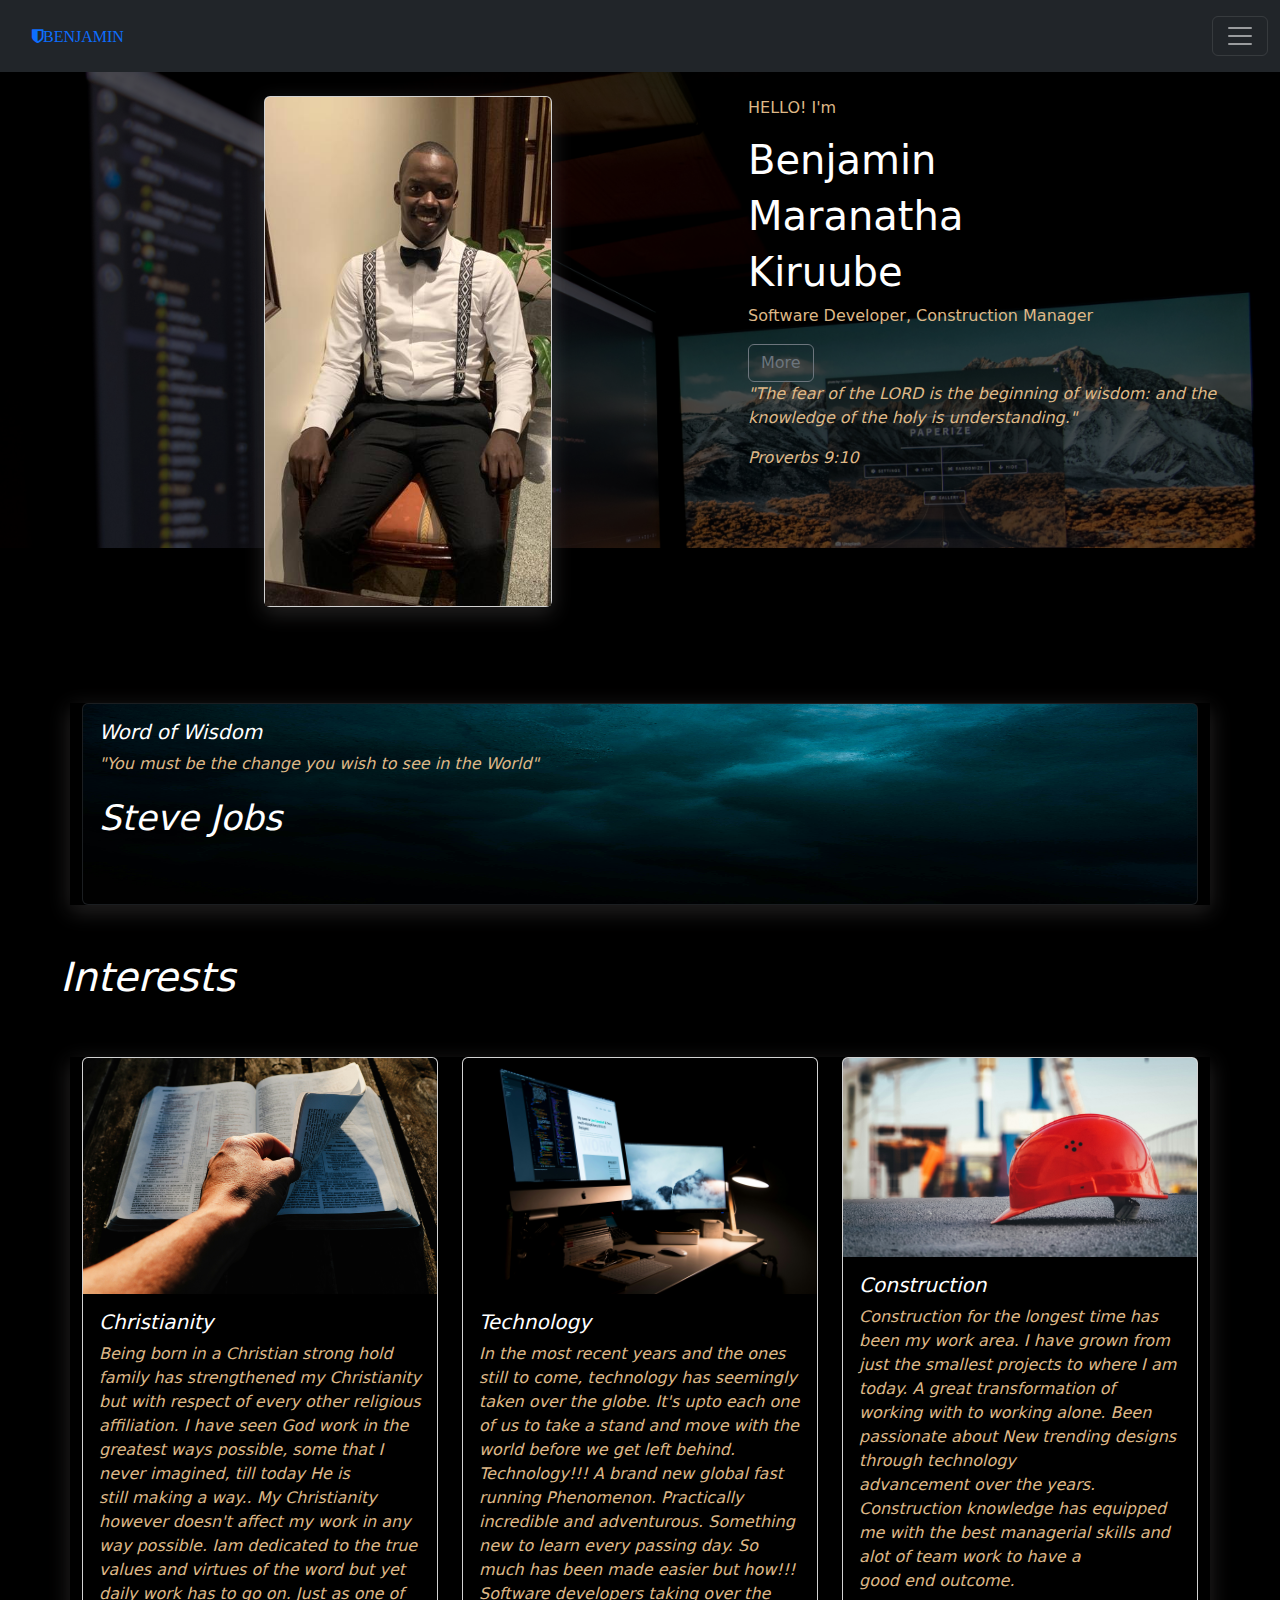
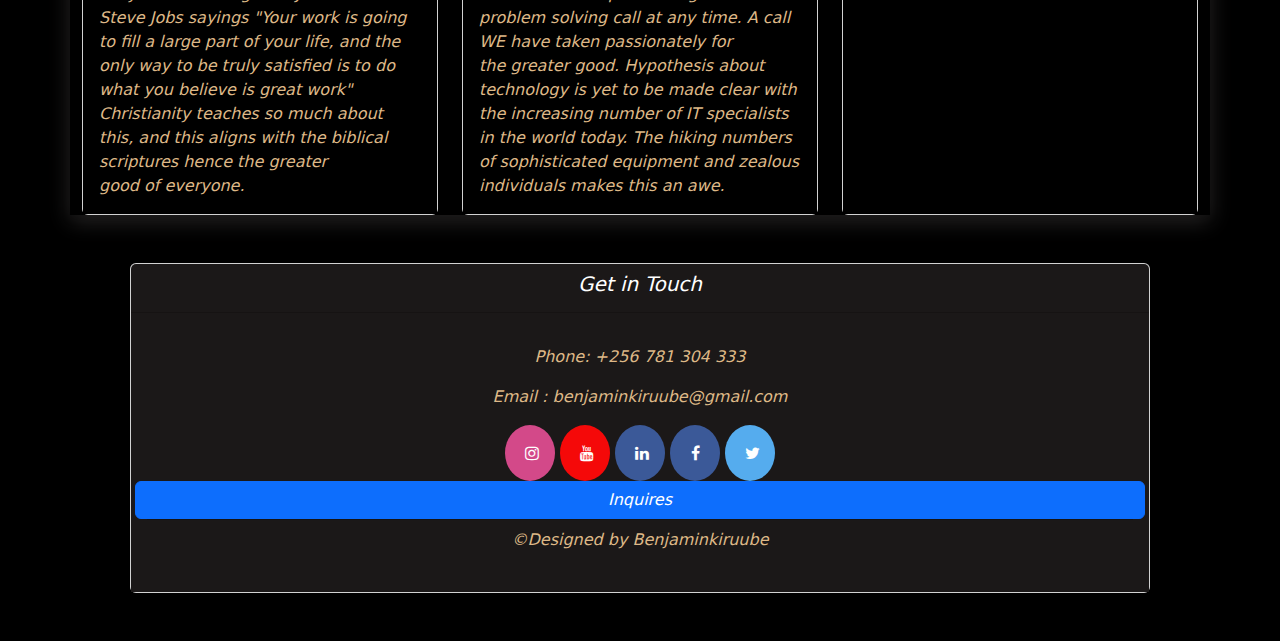
<file: index.html>
<!DOCTYPE html>
<html lang="en">

<head>
  <meta charset="UTF-8">
  <meta name="viewport" content="width=device-width, initial-scale=1.0">
  <title>Benjamin Kiruube Maranatha</title>
  <link rel="stylesheet" href="bootstrap/css/bootstrap.css">
  <link rel="stylesheet" href="style.css">
  <link rel="stylesheet" href="https://cdnjs.cloudflare.com/ajax/libs/font-awesome/4.7.0/css/font-awesome.min.css">

</head>

<body>


  <div class="outter">

    <div class="mine">

      <!-- Navigation bar -->

      <div w3-include-html="add/navigation.html"></div>

      <!-- Main content -->

      <div class="container-fluid m-5">
        <div class="row">
          <div class="col m-5">

            <!-- My image -->

            <div class="card" id="polariod" style="width: 18rem; margin-left: 30%;">
              <img src="images/corme.jpg" class="card-img-top" alt="Benjamin Maranatha Kiruube">

            </div>
          </div>

          <!-- Greeting -->

          <div class="col m-5" style="margin-right: 10%">
            <p>HELLO! I'm</p>
            <h1>Benjamin</h1>
            <h1>Maranatha</h1>
            <h1>Kiruube</h1>
            <p>Software Developer, Construction Manager</p>
            <a class="btn btn-outline-secondary" href="contact-us.html" role="button">More</a>
            <p><i>"The fear of the LORD is the beginning of wisdom: and the knowledge of the holy is understanding."<i>
            </p>
            <p>Proverbs 9:10</p>
          </div>
        </div>
      </div>

      <!-- quote -->
      <div class="container" id="polariod">
        <div class="row">
          <div class="col">
            <div class="card text-bg-dark">
              <img src="images/quote.jpg" class="card-img" alt="sea" style="height:200px;">
              <div class="card-img-overlay">
                <h5 class="card-title">Word of Wisdom</h5>
                <p class="card-text">"You must be the change you wish to see in the World"</p>
                <h1 class="card-text"><small>Steve Jobs</small></h1>
              </div>
            </div>
          </div>
        </div>
      </div>

      <!-- Interests -->

      <div class="container m-5">
        <div class="row">
          <div class="col">
            <h1>Interests</h1>
          </div>
        </div>
      </div>

      <div class="container" id="polariod">
        <div class="row">
          <div class="col">
            <div class="row row-cols-1 row-cols-md-3 g-4">
              <div class="col">
                <div class="card h-100">
                  <img src="images/christian.jpg" class="card-img-top" alt="...">
                  <div class="card-body" style="background-color: #000;">
                    <h5 class="card-title" style="color: white;">Christianity</h5>
                    <p class="card-text">Being born in a Christian strong hold family has strengthened my Christianity
                      but with respect of every other religious affiliation. I have seen God work in the greatest ways
                      possible, some that I never imagined, till today He is still making a way..
                      My Christianity however doesn't affect my work in any way possible. Iam dedicated to the true
                      values and virtues of the word but yet daily work has to go on.
                      Just as one of Steve Jobs sayings "Your work is going to fill a large part of your life, and the
                      only way to be truly satisfied is to do what you believe is great work"
                      Christianity teaches so much about this, and this aligns with the biblical scriptures hence the
                      greater good of everyone.</p>
                  </div>
                </div>
              </div>
              <div class="col">
                <div class="card h-100">
                  <img src="images/cool-set.jpg" class="card-img-top" alt="...">
                  <div class="card-body" style="background-color: #000;">
                    <h5 class="card-title" style="color: white;">Technology</h5>
                    <p class="card-text">In the most recent years and the ones still to come, technology has seemingly
                      taken over the globe.
                      It's upto each one of us to take a stand and move with the world before we get left behind.
                      Technology!!! A brand new global fast running Phenomenon. Practically incredible and adventurous.
                      Something new to learn every passing day. So much has been made easier but how!!! Software
                      developers taking over the problem solving call at any time. A call WE have taken passionately for
                      the greater good.
                      Hypothesis about technology is yet to be made clear with the increasing number of IT specialists
                      in the world today. The hiking numbers of sophisticated equipment and zealous individuals
                      makes this an awe.
                    </p>
                  </div>
                </div>
              </div>
              <div class="col">
                <div class="card h-100">
                  <img src="images/contsruction.jpg" class="card-img-top" alt="construction hut">
                  <div class="card-body" style="background-color: #000;">
                    <h5 class="card-title" style="color: white;">Construction</h5>
                    <p class="card-text">Construction for the longest time has been my work area. I have grown from
                      just the smallest projects to where I am today. A great transformation of working with to working
                      alone.
                      Been passionate about New trending designs through technology advancement over the years.
                      Construction knowledge has equipped me with the best managerial skills and alot of team work to
                      have a good end outcome.
                    </p>
                  </div>
                </div>
              </div>
            </div>
          </div>
        </div>
      </div>

      <!-- Footer -->


      <div class="container">
        <div class="row">
          <div class="col">
            <div class="card text-center m-5">
              <div class="card-header" id="footer">
                <h5 class="card-title" style="color: white;">Get in Touch</h5>
              </div>
              <div class="card-body" id="footer">
                <p class="card-text">
                <div class="footer-info__right">
                  <p class="footer-phone">Phone: +256 781 304 333</p>
                  <p>Email : benjaminkiruube@gmail.com</p>
                  <div class="social-icons"><a href="style.css">
                      <a href="https://www.instagram.com/benjamin_maranatha?igsh=dGVmcDc1dXc0aW9s&utm_source=qr"
                        class="fa fa-instagram" target="_blank"></a>
                      <a href="https://www.youtube.com/channel/UCAq_d-kEfzw9a3V8kuFdczA" class="fa fa-youtube"
                        target="_blank"></a>
                      <a href="https://www.linkedin.com/feed/" class="fa fa-linkedin" target="_blank"></a>
                      <a href="https://m.facebook.com/benjamin.kiruube/" class="fa fa-facebook" target="_blank"></a>
                      <a href="https://mobile.twitter.com/BenjaminKiruube/" class="fa fa-twitter" target="_blank"></a>
                  </div>
                  <div class="row">
                    <a href="feedback.html" class="btn btn-primary">Inquires</a>
                  </div>
                  <div class="card-footer text-body-dark">
                    <p>&copy;Designed by Benjaminkiruube</p>
                  </div>
                </div>
              </div>
            </div>
          </div>
        </div>
      </div>

    </div>
  </div>

  <script src="bootstrap/js/bootstrap.bundle.js"></script>
  <script src="add/js/add.js"></script>

</body>

</html>
</file>
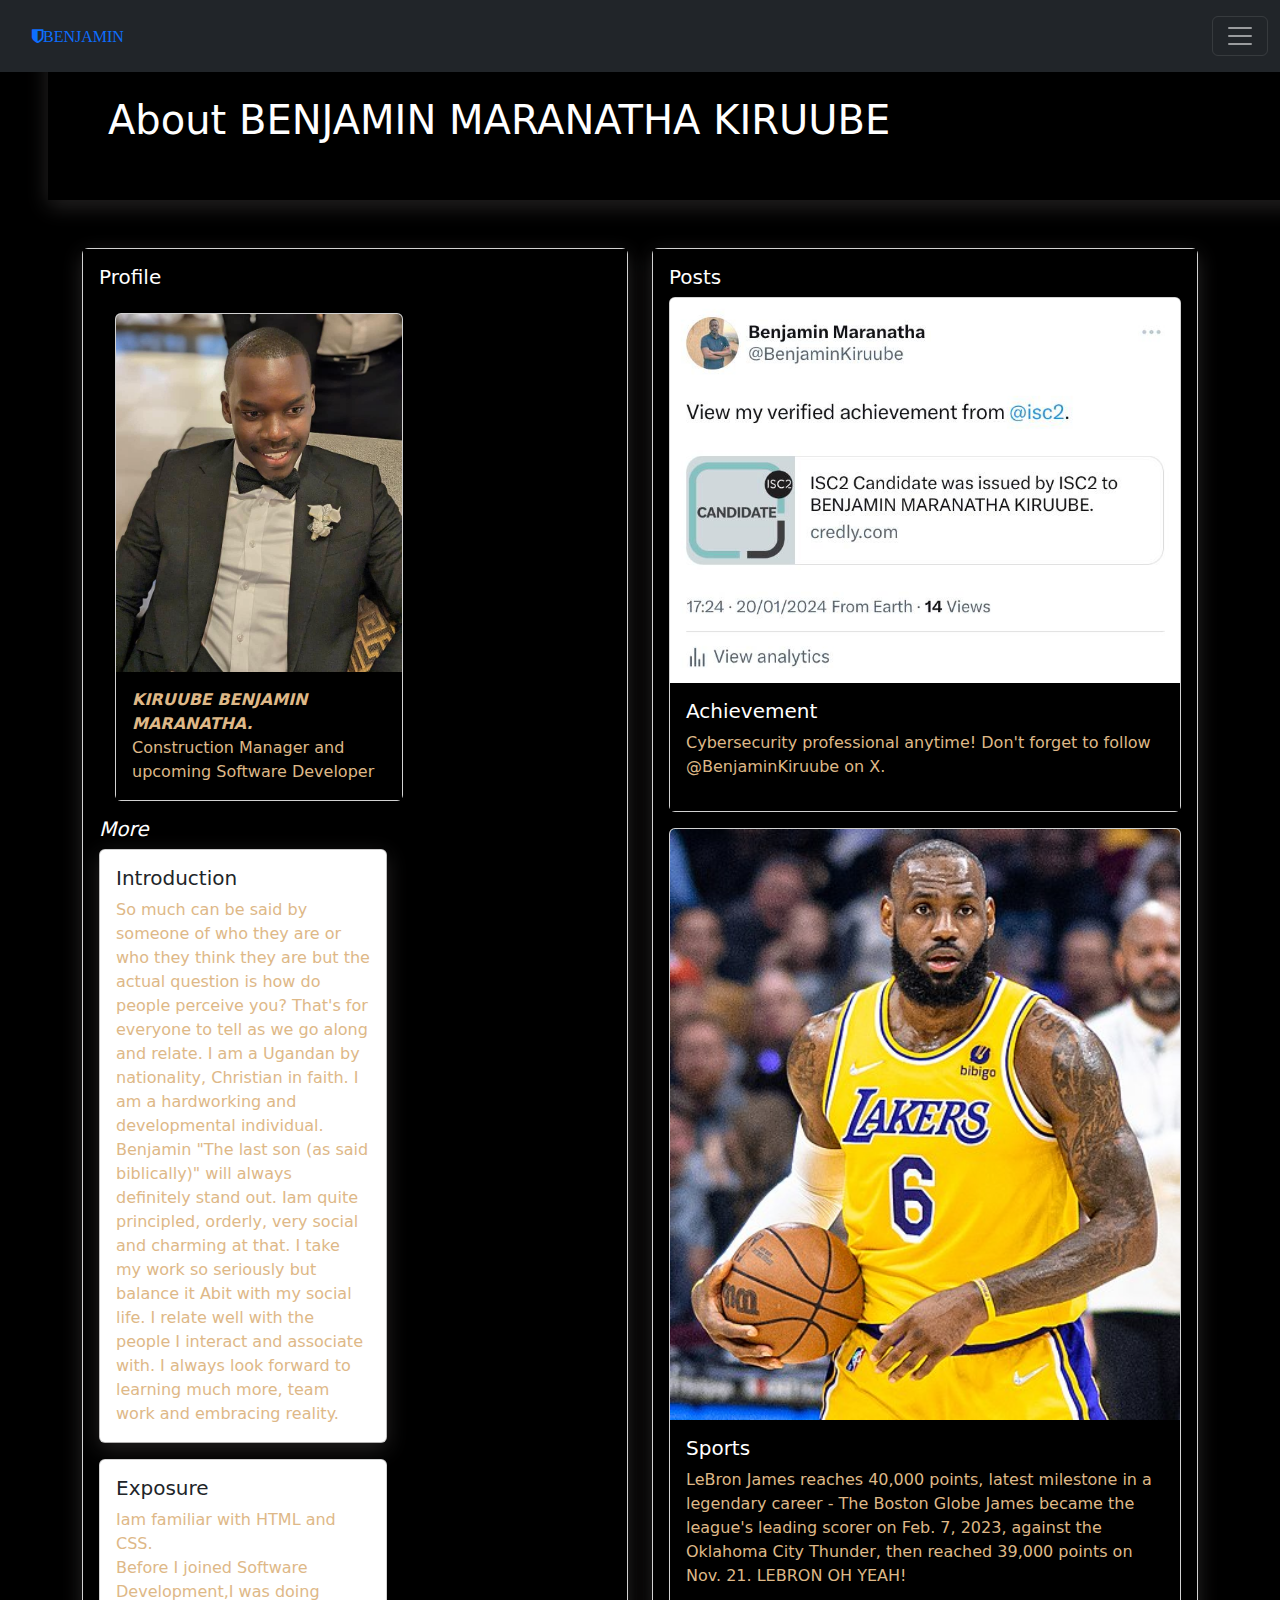
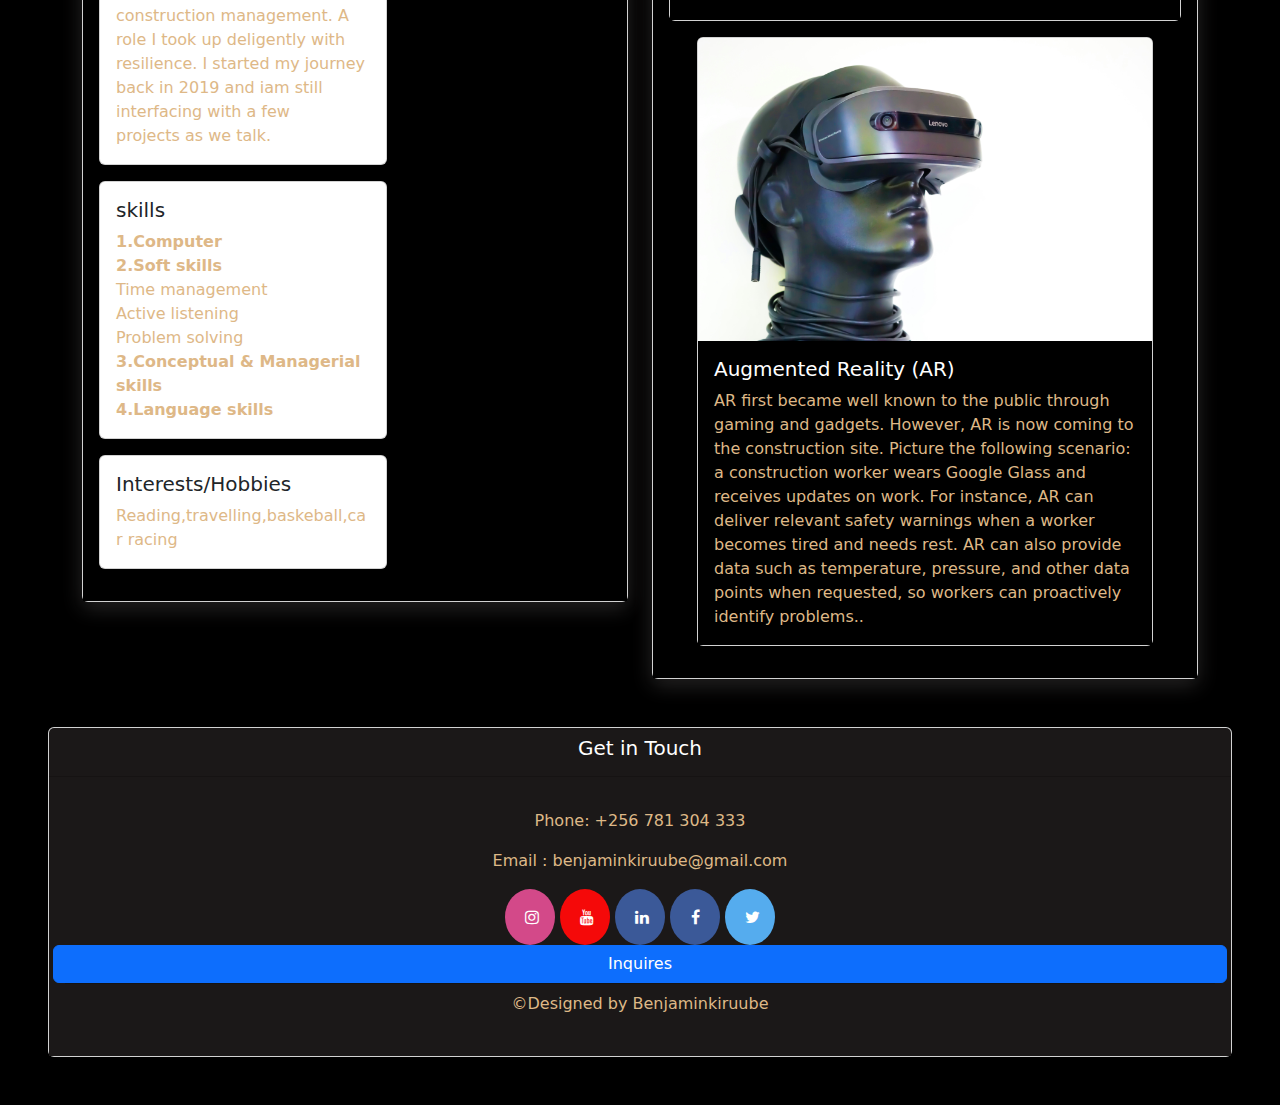
<file: about-me.html>
<!DOCTYPE html>
<html lang="en">

<head>
    <meta charset="UTF-8">
    <meta name="viewport" content="width=device-width, initial-scale=1.0">
    <title>About Benjamin</title>
    <link rel="stylesheet" href="bootstrap/css/bootstrap.css">
    <link rel="stylesheet" href="style.css">
    <link rel="stylesheet" href="https://cdnjs.cloudflare.com/ajax/libs/font-awesome/4.7.0/css/font-awesome.min.css">

</head>

<body>

    <!-- nav bar -->

    <div w3-include-html="add/navigation.html"></div>

    <!-- Header -->

    <div class="container-fluid m-5" id="polariod">
        <div class="row">
            <div class="col m-5">
                <h1>About BENJAMIN MARANATHA KIRUUBE</h1>
            </div>
        </div>
    </div>

    <!-- card-->

    <div class="container">
        <div class="row">
            <div class="col" id="">

                <!-- left side -->

                <div class="row">
                    <div class="col-sm-6">
                        <div class="card" id="polariod">
                            <div class="card-body" id="cap">

                                <!-- Intro card -->

                                <h5 class="card-title" id="word">Profile</h5>
                                <div class="card-body">
                                    <div class="card mb3" style="width: 18rem;">
                                        <img src="images/chairme.jpg" class="card-img-top" alt="Benjamin">
                                        <div class="card-body" id="cap">
                                            <p class="card-text"><strong><i>KIRUUBE BENJAMIN MARANATHA.</i></strong><br>
                                                Construction
                                                Manager and upcoming Software Developer</p>
                                        </div>
                                    </div>
                                </div>

                                <!-- more slides -->

                                <h5 id="cap"><i>More</i></h5>

                                <div class="col">
                                    <div class="card mb-3" style="width: 18rem;">
                                        <div class="card-body" id="polariod">
                                            <h5 class="card-title">Introduction</h5>
                                            <p class="card-text">So much can be said by someone of who they are or who
                                                they think they are
                                                but the actual question is how do people perceive you?
                                                That's for everyone to tell as we go along and relate.
                                                I am a Ugandan by nationality, Christian in faith. I am a hardworking
                                                and developmental
                                                individual. Benjamin "The last son (as said biblically)" will always
                                                definitely stand out.
                                                Iam quite principled, orderly, very social and charming at that. I take
                                                my work so seriously
                                                but balance it Abit with my social life. I relate well with the people I
                                                interact and
                                                associate with.
                                                I always look forward to learning much more, team work and
                                                embracing reality.</p>
                                        </div>
                                    </div>
                                    <div class="card mb-3" style="width: 18rem;">
                                        <div class="card-body">
                                            <h5 class="card-title">Exposure</h5>
                                            <p class="card-text"> Iam familiar with HTML and CSS.
                                                <br>
                                                Before I joined Software Development,I was doing construction
                                                management. A
                                                role I took up deligently with resilience. I started my journey back in
                                                2019 and iam still
                                                interfacing with a few projects as we talk.
                                            </p>
                                        </div>
                                    </div>

                                    <div class="card mb-3" style="width: 18rem;">
                                        <div class="card-body">
                                            <h5 class="card-title">skills</h5>
                                            <p class="card-text"><b>1.Computer</b><br>
                                                <b>2.Soft skills</b>
                                                <br>
                                                Time management
                                                <br>
                                                Active listening
                                                <br>
                                                Problem solving
                                                <br>
                                                <b>3.Conceptual & Managerial skills</b>
                                                <br>
                                                <b>4.Language skills</b>
                                            </p>
                                        </div>
                                    </div>

                                    <div class="card mb-3" style="width: 18rem;">
                                        <div class="card-body">
                                            <h5 class="card-title">Interests/Hobbies</h5>
                                            <p class="card-text">Reading,travelling,baskeball,car racing</p>

                                        </div>
                                    </div>
                                </div>

                            </div>
                        </div>
                    </div>


                    <!-- Right slides -->


                    <div class="col-sm-6">
                        <div class="card" id="polariod">
                            <div class="card-body" id="cap">
                                <h5 class="card-title" id="word">Posts</h5>


                                <div class="card mb-3">
                                    <img class="card-img-top" src="images/twitter.jpg" alt="twitter post">
                                    <div class="card-body" id="cap">
                                        <h5 class="card-title" id="word">Achievement</h5>
                                        <p class="card-text">Cybersecurity professional anytime! Don't forget to follow
                                            @BenjaminKiruube on X.
                                        </p>
                                        <p class="card-text"><small class="text-muted"></small>
                                        </p>
                                    </div>
                                </div>
                                <div class="card">
                                    <img class="card-img-top" src="images/lebron.jpg" alt="Lebron James">
                                    <div class="card-body" id="cap">
                                        <h5 class="card-title" id="word">Sports</h5>
                                        <p class="card-text">LeBron James reaches 40,000 points, latest milestone in a
                                            legendary career - The Boston Globe James became the league's leading scorer
                                            on Feb. 7, 2023, against the Oklahoma City Thunder, then reached 39,000
                                            points on Nov. 21.
                                            LEBRON OH YEAH!
                                        </p>
                                        <p class="card-text"><small class="text-muted"></small>
                                        </p>
                                    </div>
                                </div>


                                <div class="container">
                                    <div class="row">
                                        <div class="col m-3">

                                            <div class="card">
                                                <img class="card-img-top" src="images/googleglasses.jpg" alt="google glasses">
                                                <div class="card-body" id="cap">
                                                    <h5 class="card-title" id="word">Augmented Reality (AR)</h5>
                                                  <p class="card-text"> 
                                                    AR first became well known to the public through gaming and gadgets. However, AR is now coming to the construction site. Picture the following scenario: a construction worker wears Google Glass and receives updates on work.
                                                    
                                                    For instance, AR can deliver relevant safety warnings when a worker becomes tired and needs rest. AR can also provide data such as temperature, pressure, and other data points when requested, so workers can proactively identify problems..</p>
                                                </div>
                                              </div>
                                            
                                        </div>
                                    </div>
                                </div>
                            </div>
                        </div>
                    </div>
                </div>



            </div>
        </div>
    </div>
    <!-- Footer -->

    <div class="card text-center m-5">
        <div class="card-header" id="footer">
            <h5 class="card-title" style="color: white;">Get in Touch</h5>
        </div>
        <div class="card-body" id="footer">
            <p class="card-text">
            <div class="footer-info__right">
                <p class="footer-phone">Phone: +256 781 304 333</p>
                <p>Email : benjaminkiruube@gmail.com</p>
                <div class="social-icons"><a href="style.css">
                        <a href="https://www.instagram.com/benjamin_maranatha?igsh=dGVmcDc1dXc0aW9s&utm_source=qr"
                            class="fa fa-instagram" target="_blank"></a>
                        <a href="https://www.youtube.com/channel/UCAq_d-kEfzw9a3V8kuFdczA" class="fa fa-youtube" target="_blank"></a>
                        <a href="https://www.linkedin.com/feed/" class="fa fa-linkedin" target="_blank"></a>
                        <a href="https://m.facebook.com/benjamin.kiruube/" class="fa fa-facebook" target="_blank"></a>
                        <a href="https://mobile.twitter.com/BenjaminKiruube/" class="fa fa-twitter" target="_blank"></a>
                </div>
                <div class="row">
                    <a href="feedback.html" class="btn btn-primary">Inquires</a>
                </div>
                <div class="card-footer text-body-dark">
                    <p>&copy;Designed by Benjaminkiruube</p>
                </div>
            </div>
        </div>
    </div>


    <script src="bootstrap/js/bootstrap.bundle.js"></script>
    <script src="add/js/add.js"></script>

</body>

</html>
</file>
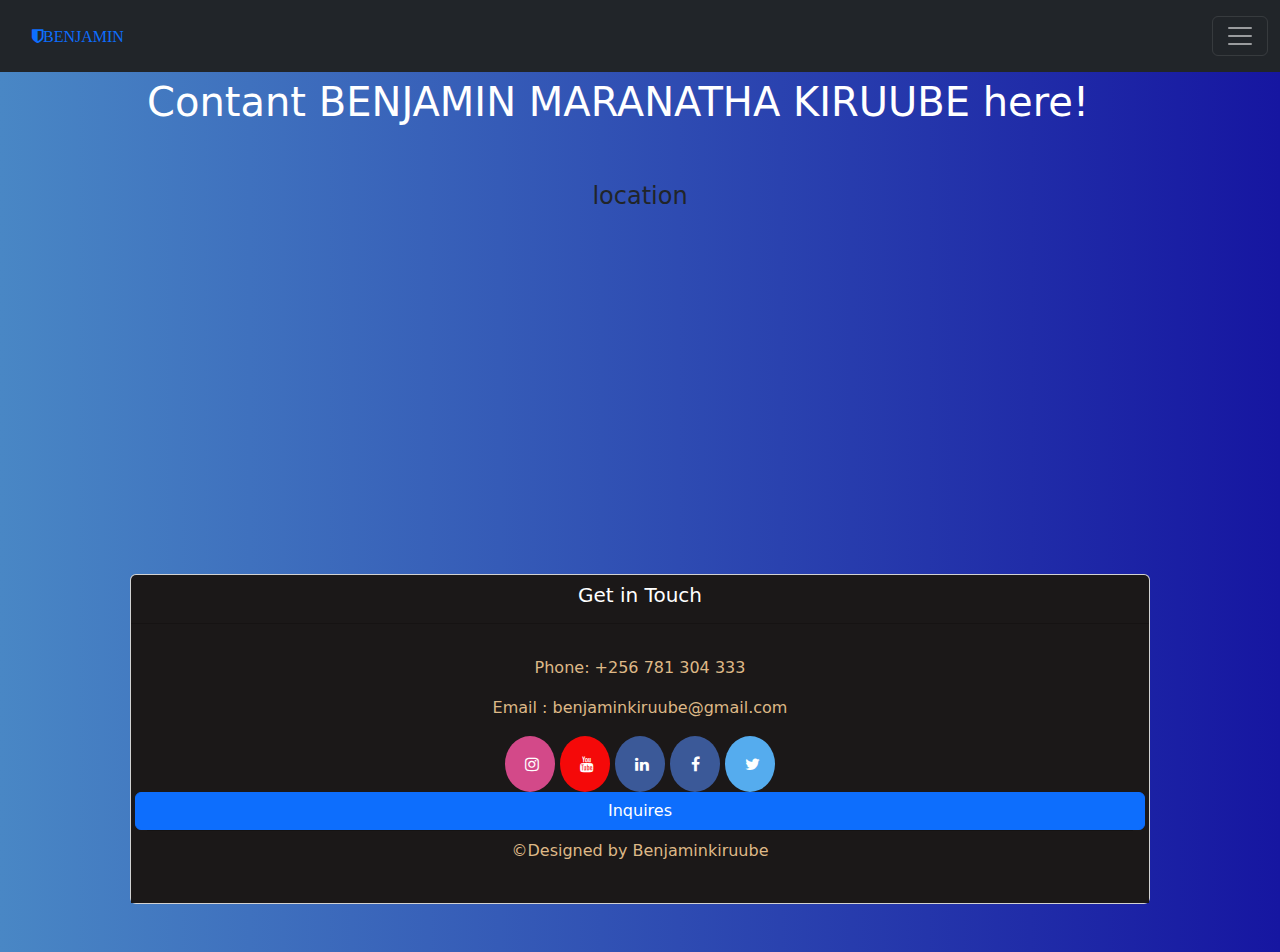
<file: contact-us.html>
<!DOCTYPE html>
<html lang="en">

<head>
    <meta charset="UTF-8">
    <meta name="viewport" content="width=device-width, initial-scale=1.0">
    <title>Contact me</title>
    <link rel="stylesheet" href="bootstrap/css/bootstrap.css">
    <link rel="stylesheet" href="style.css">
    <link rel="stylesheet" href="https://cdnjs.cloudflare.com/ajax/libs/font-awesome/4.7.0/css/font-awesome.min.css">

    <style media="screen">
        body {
            background-image: linear-gradient(to right, rgb(73, 135, 197), rgb(22, 22, 161));
            text-align: center;
        }
    </style>

</head>

<body>

    <!-- nav bar -->

    <div w3-include-html="add/navigation.html"></div>

    <!-- Header -->

    <div class="container m-5">
        <div class="row">
            <div class="col">
                <h1 id="top">Contant BENJAMIN MARANATHA KIRUUBE here!</h1>
            </div>
        </div>
    </div>

    <!-- location map -->

    <div class="container">
        <div class="row">
            <h4>location</h4>
            <div class="col">
                <iframe
                    src="https://www.google.com/maps/embed?pb=!1m18!1m12!1m3!1d127672.27871738892!2d32.516722525415375!3d0.3132006964029561!2m3!1f0!2f0!3f0!3m2!1i1024!2i768!4f13.1!3m3!1m2!1s0x177dbc0f9d74b39b%3A0x4538903dd96b6fec!2sKampala!5e0!3m2!1sen!2sug!4v1709420640246!5m2!1sen!2sug"
                    width="400" height="300" style="border:0;" allowfullscreen="" loading="lazy"
                    referrerpolicy="no-referrer-when-downgrade"></iframe>

            </div>
        </div>
    </div>

    <!-- contact box -->

    <div class="container">
        <div class="row">
            <div class="col">
                <div class="card text-center m-5">
                    <div class="card-header" id="footer">
                        <h5 class="card-title" style="color: white;">Get in Touch</h5>
                    </div>
                    <div class="card-body" id="footer">
                        <p class="card-text">
                        <div class="footer-info__right">
                            <p class="footer-phone">Phone: +256 781 304 333</p>
                            <p>Email : benjaminkiruube@gmail.com</p>
                            <div class="social-icons"><a href="style.css">
                                    <a href="https://www.instagram.com/benjamin_maranatha?igsh=dGVmcDc1dXc0aW9s&utm_source=qr"
                                        class="fa fa-instagram" target="_blank"></a>
                                    <a href="https://www.youtube.com/channel/UCAq_d-kEfzw9a3V8kuFdczA"
                                        class="fa fa-youtube" target="_blank"></a>
                                    <a href="https://www.linkedin.com/feed/" class="fa fa-linkedin" target="_blank"></a>
                                    <a href="https://m.facebook.com/benjamin.kiruube/" class="fa fa-facebook"
                                        target="_blank"></a>
                                    <a href="https://mobile.twitter.com/BenjaminKiruube/" class="fa fa-twitter"
                                        target="_blank"></a>
                            </div>
                            <div class="row">
                                <a href="feedback.html" class="btn btn-primary">Inquires</a>
                            </div>
                            <div class="card-footer text-body-dark">
                                <p>&copy;Designed by Benjaminkiruube</p>
                            </div>
                        </div>
                    </div>
                </div>
            </div>
        </div>


        <script src="bootstrap/js/bootstrap.bundle.js"></script>
        <script src="add/js/add.js"></script>


</body>

</html>
</file>
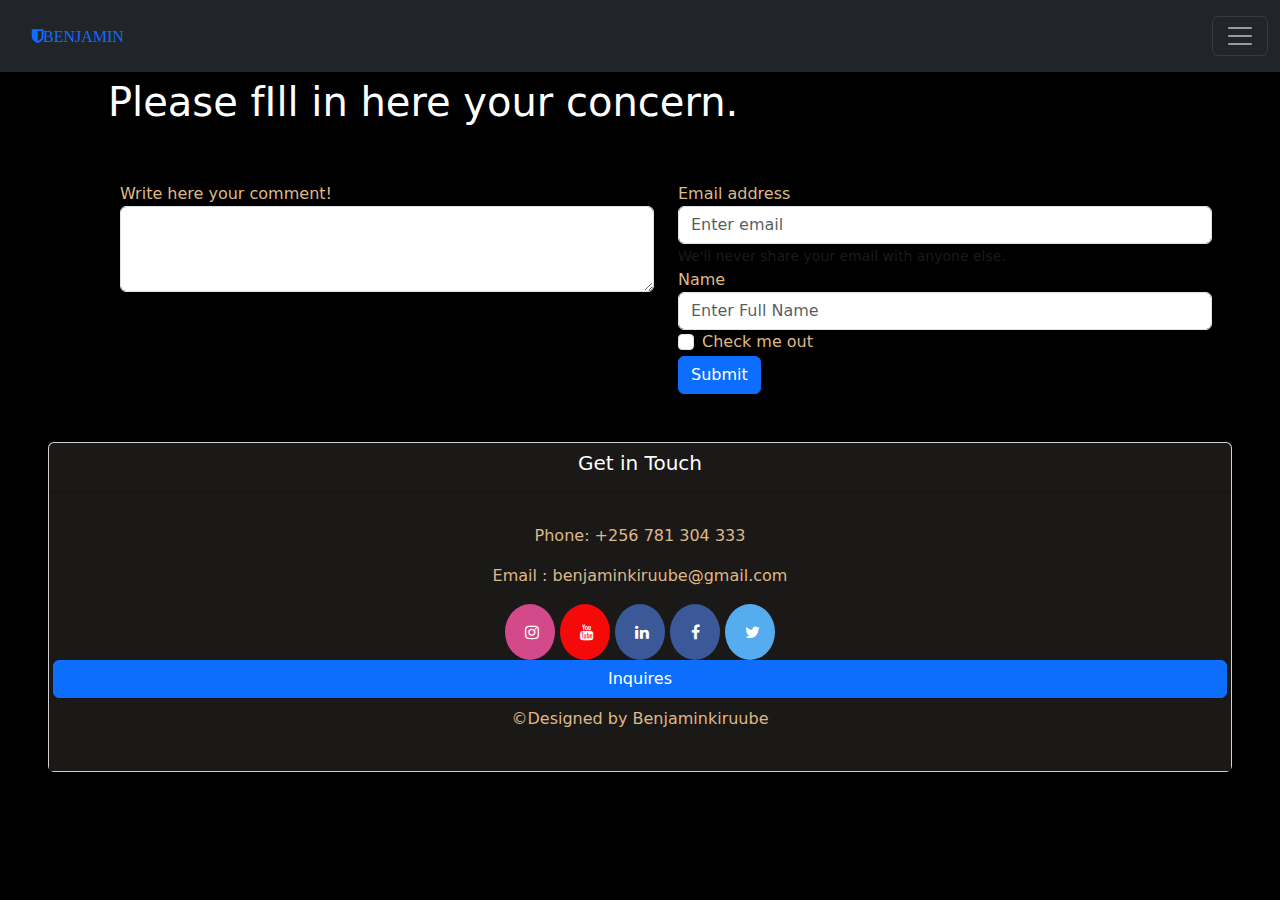
<file: feedback.html>
<!DOCTYPE html>
<html lang="en">

<head>
    <meta charset="UTF-8">
    <meta name="viewport" content="width=device-width, initial-scale=1.0">
    <title>Feedback</title>
    <link rel="stylesheet" href="bootstrap/css/bootstrap.css">
    <link rel="stylesheet" href="style.css">
    <link rel="stylesheet" href="https://cdnjs.cloudflare.com/ajax/libs/font-awesome/4.7.0/css/font-awesome.min.css">
</head>

<body>

    <div w3-include-html="add/navigation.html"></div>

    <!-- feedback form -->

    <div class="container m-5">
        <div class="cointainer m-5">
            <div class="row">
                <div class="col">
                    <h1 id="top">Please fIll in here your concern.</h1>
                </div>
            </div>
        </div>
        <div class="container m-5">
            <div class="row">
                <div class="col-md-6">
                    <form>
                        <div class="form-group">
                            <label for="exampleFormControlTextarea1" id="small">Write here your comment!</label>
                            <textarea class="form-control" id="exampleFormControlTextarea1" rows="3"></textarea>
                        </div>
                    </form>
                </div>


                <div class="col-md-6 ">
                    <form>
                        <div class="form-group">
                            <label for="exampleInputEmail1" id="small">Email address</label>
                            <input type="email" class="form-control" id="exampleInputEmail1"
                                aria-describedby="emailHelp" placeholder="Enter email">
                            <small id="emailHelp" class="form-text text-muted">We'll never share your email with anyone
                                else.</small>
                        </div>
                        <div class="form-group">
                            <label for="exampleInputName1" id="small">Name</label>
                            <input type="name" class="form-control" id="exampleInputName1"
                                placeholder="Enter Full Name">
                        </div>
                        <div class="form-check">
                            <input type="checkbox" class="form-check-input" id="exampleCheck1">
                            <label class="form-check-label" for="exampleCheck1" id="small">Check me out</label>
                        </div>
                        <button type="submit" class="btn btn-primary">Submit</button>
                    </form>

                </div>

            </div>
        </div>
    </div>

    <!-- Footer -->

    <div class="card text-center m-5">
        <div class="card-header" id="footer">
            <h5 class="card-title" style="color: white;">Get in Touch</h5>
        </div>
        <div class="card-body" id="footer">
            <p class="card-text">
            <div class="footer-info__right">
                <p class="footer-phone">Phone: +256 781 304 333</p>
                <p>Email : benjaminkiruube@gmail.com</p>
                <div class="social-icons"><a href="style.css">
                        <a href="https://www.instagram.com/benjamin_maranatha?igsh=dGVmcDc1dXc0aW9s&utm_source=qr"
                            class="fa fa-instagram" target="_blank"></a>
                        <a href="https://www.youtube.com/channel/UCAq_d-kEfzw9a3V8kuFdczA" class="fa fa-youtube" target="_blank"></a>
                        <a href="https://www.linkedin.com/feed/" class="fa fa-linkedin" target="_blank"></a>
                        <a href="https://m.facebook.com/benjamin.kiruube/" class="fa fa-facebook" target="_blank"></a>
                        <a href="https://mobile.twitter.com/BenjaminKiruube/" class="fa fa-twitter"target="_blank"></a>
                </div>
                <div class="row">
                    <a href="feedback.html" class="btn btn-primary">Inquires</a>
                </div>
                <div class="card-footer text-body-dark">
                    <p>&copy;Designed by Benjaminkiruube</p>
                </div>
            </div>
        </div>

        <script src="bootstrap/js/bootstrap.bundle.js"></script>
        <script src="add/js/add.js"></script>
</body>

</html>
</file>
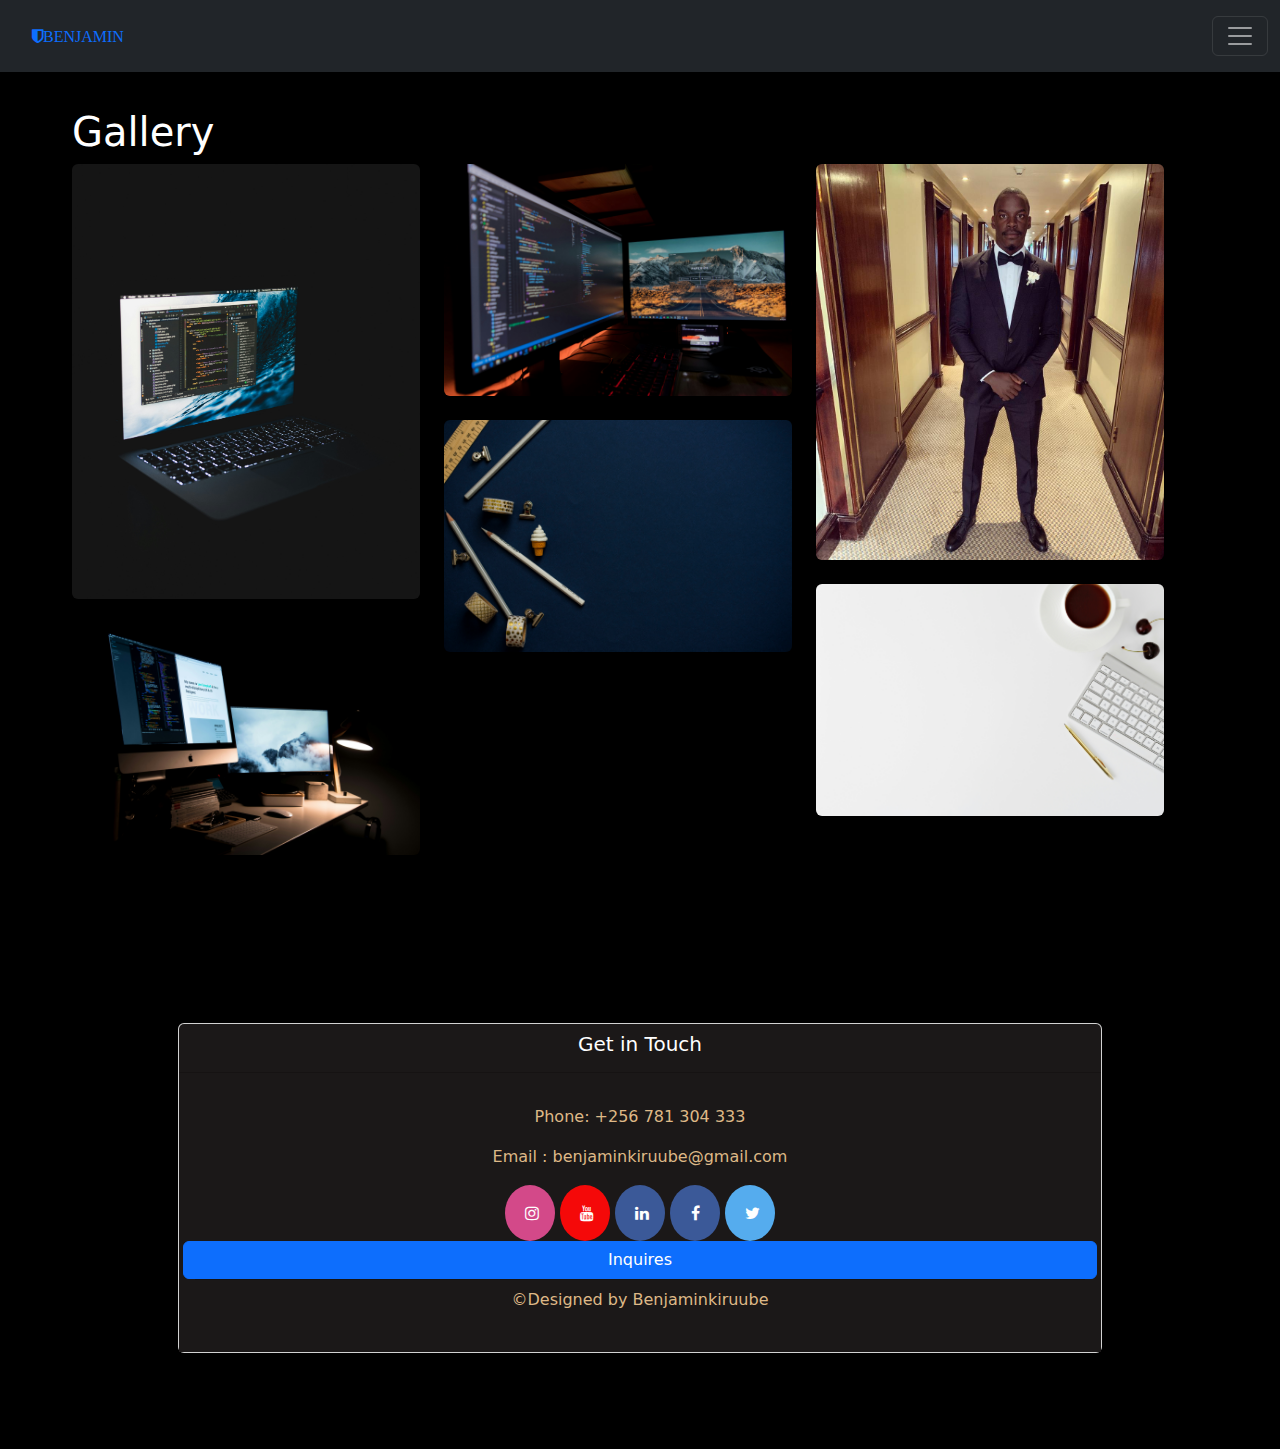
<file: gallery.html>
<!DOCTYPE html>
<html lang="en">

<head>
    <meta charset="UTF-8">
    <meta name="viewport" content="width=device-width, initial-scale=1.0">
    <title>Gallery</title>
    <link rel="stylesheet" href="bootstrap/css/bootstrap.css">
    <link rel="stylesheet" href="style.css">
    <link rel="stylesheet" href="https://cdnjs.cloudflare.com/ajax/libs/font-awesome/4.7.0/css/font-awesome.min.css">
</head>

<body>


    <div w3-include-html="add/navigation.html"></div>

    <!-- Gallery -->

    <div class="container m-5">
        <div class="row">
            <div class="col">
                <div class="container">
                    <h1 style="text-align: left; padding-top: 60px;">Gallery</h1>
                </div>
                <div class="container">
                    <div class="row">
                        <div class="col">
                            <!-- Gallery -->
                            <div class="row">
                                <div class="col-lg-4 col-md-12 mb-4 mb-lg-0">
                                    <img src="images/lapi.jpg" class="w-100 shadow-1-strong rounded mb-4"
                                        alt="lap"/>

                                    <img src="images/cool-set.jpg" class="w-100 shadow-1-strong rounded mb-4"
                                        alt="Computer"/>
                                </div>

                                <div class="col-lg-4 mb-4 mb-lg-0">
                                    <img src="images/monitors.jpg" class="w-100 shadow-1-strong rounded mb-4"
                                        alt="monitors"/>

                                    <img src="images/blue.jpg"
                                        class="w-100 shadow-1-strong rounded mb-4" alt="blue keyboard" />
                                </div>

                                <div class="col-lg-4 mb-4 mb-lg-0">
                                    <img src="images/me1.jpg" class="w-100 shadow-1-strong rounded mb-4"
                                        alt="Benjamin"/>

                                    <img src="images/coold.jpg" class="w-100 shadow-1-strong rounded mb-4" alt="white table"/>
                                </div>
                            </div>


                        </div>
                    </div>
                </div>
            </div>
        </div>
    </div>



    <div class="container">
        <div class="row">

            <!-- Footer -->

            <div class="col m-5">
                <div class="card text-center m-5">
                    <div class="card-header" id="footer">
                        <h5 class="card-title" style="color: white;">Get in Touch</h5>
                    </div>
                    <div class="card-body" id="footer">
                        <p class="card-text">
                        <div class="footer-info__right">
                            <p class="footer-phone">Phone: +256 781 304 333</p>
                            <p>Email : benjaminkiruube@gmail.com</p>
                            <div class="social-icons"><a href="style.css">
                                    <a href="https://www.instagram.com/benjamin_maranatha?igsh=dGVmcDc1dXc0aW9s&utm_source=qr"
                                        class="fa fa-instagram" target="_blank"></a>
                                    <a href="https://www.youtube.com/channel/UCAq_d-kEfzw9a3V8kuFdczA"
                                        class="fa fa-youtube" target="_blank"></a>
                                    <a href="https://www.linkedin.com/feed/" class="fa fa-linkedin" target="_blank"></a>
                                    <a href="https://m.facebook.com/benjamin.kiruube/" class="fa fa-facebook" target="_blank"></a>
                                    <a href="https://mobile.twitter.com/BenjaminKiruube/" class="fa fa-twitter" target="_blank"></a>
                            </div>
                            <div class="row">
                                <a href="feedback.html" class="btn btn-primary">Inquires</a>
                            </div>
                            <div class="card-footer text-body-dark">
                                <p>&copy;Designed by Benjaminkiruube</p>
                            </div>
                        </div>
                    </div>
                </div>
            </div>
        </div>



        <script src="bootstrap/js/bootstrap.bundle.js"></script>
        <script src="add/js/add.js"></script>
</body>

</html>
</file>
<file: style.css>
#top{
    margin-top: 30px;
}

/* ICONS */
.fa {
    padding: 20px;
    font-size: 30px;
    width: 50px;
    text-align: center;
    text-decoration: none;
    border-radius: 50%;
  }
  
  /* Add a hover effect if you want */
  .fa:hover {
    opacity: 0.7;
  }

  /* LinkedIn */
  .fa-linkedin{
    background: #3B5998;
    color: white;
  }

/* YouTube */
.fa-youtube{
    background: #f50909;
    color: white;
}

/* instagram */
.fa-instagram{
    background: #d34989;
    color: white;
}
/* Facebook */
.fa-facebook {
    background: #3B5998;
    color: white;
  }
  
  /* Twitter */
  .fa-twitter {
    background: #55ACEE;
    color: white;
  }

body {
    background-color: #000;
}

#polariod {
    box-shadow: 0 4px 8px 0 rgba(3, 3, 3, 0.2), 0 6px 20px 0 rgba(231, 217, 217, 0.19);
}

.outter {
    position: relative;
    background-repeat: no-repeat;
    background-color: #000;
    border: none;
    height: 500px;
    margin-left: auto;
    margin-right: auto;
}

.outter::before {
    content: '';
    background-image: url('images/monitors.jpg');
    background-size: cover;
    position: absolute;
    inset: 0;
    opacity: 0.4;
}

.mine {
    isolation: isolate;
}

#footer{
    background-color: rgb(27, 24, 24);
}

#cap{
    background-color: #000;
}

h5{
    color: white;
}

#word{
    color: white;

}

h1 {
    color: white;
}

p {
    color: burlywood;
}

 #small{
    color: burlywood;
}
</file>
